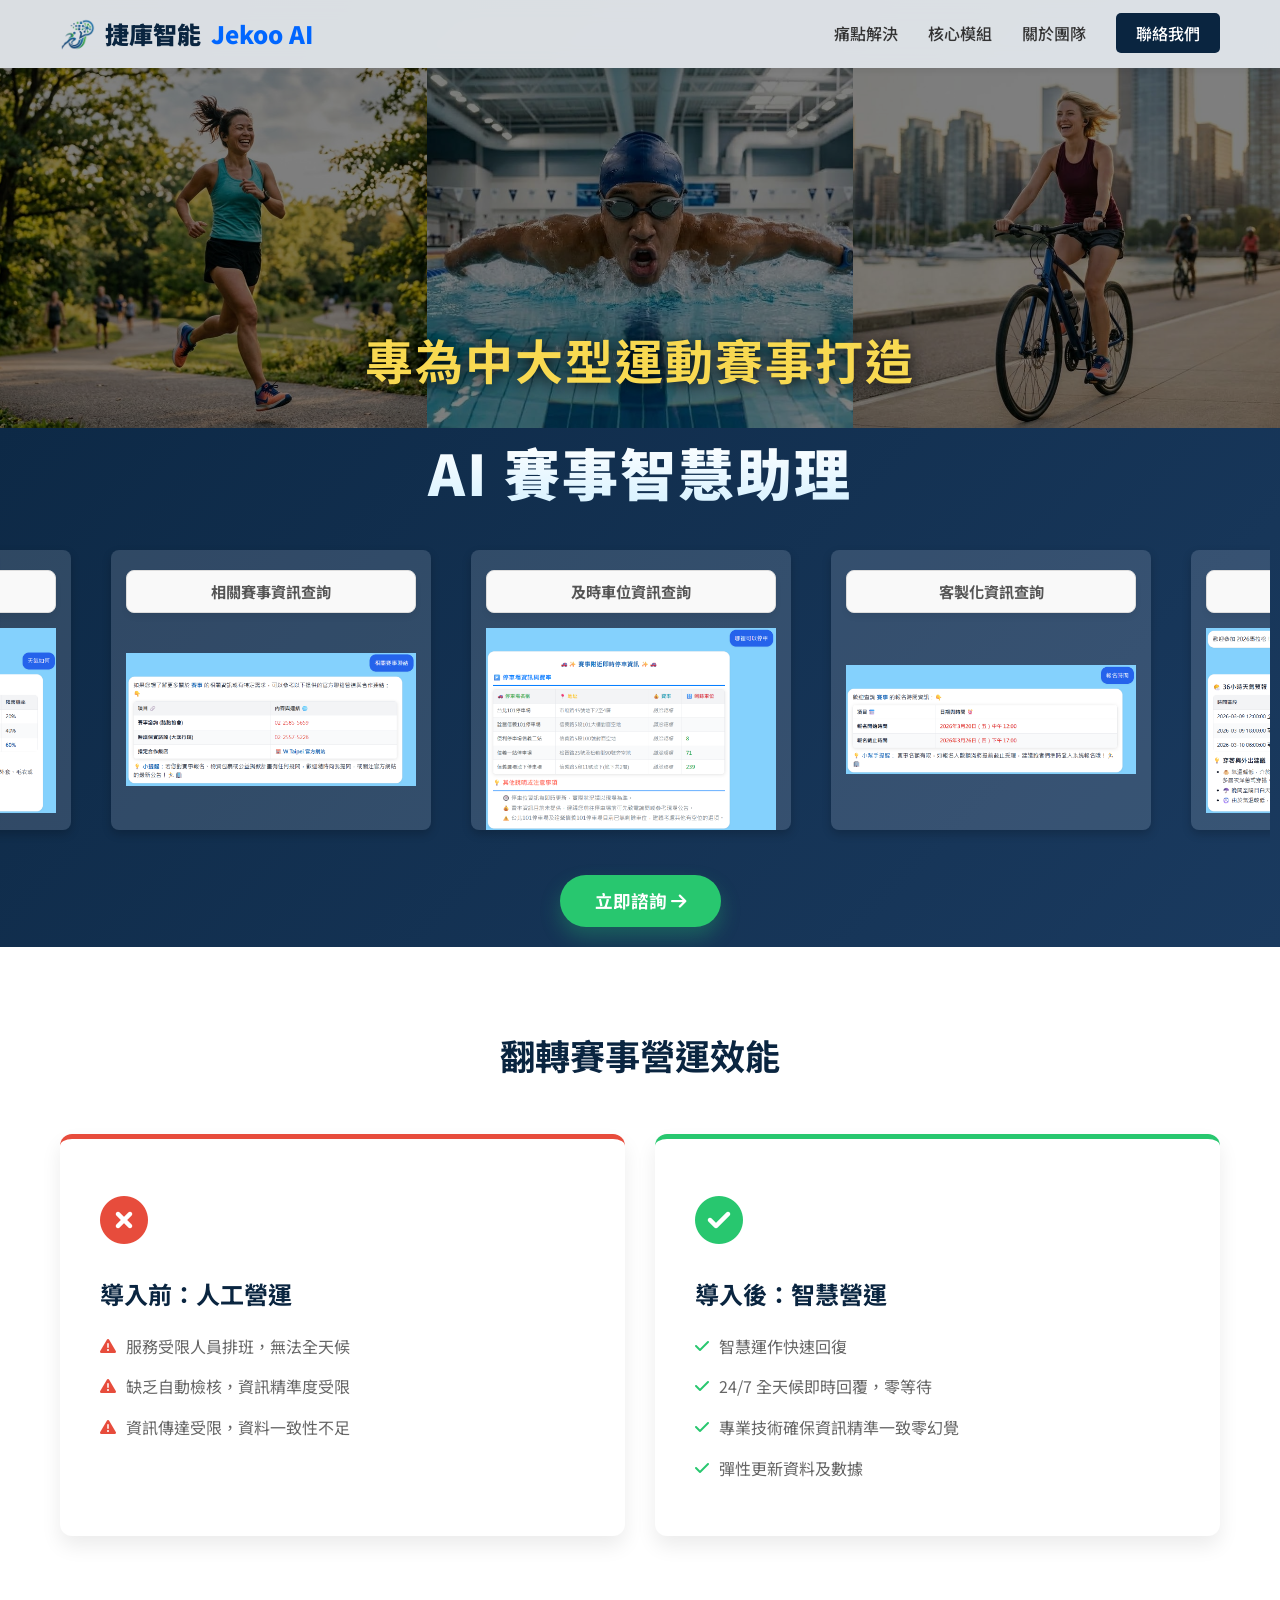
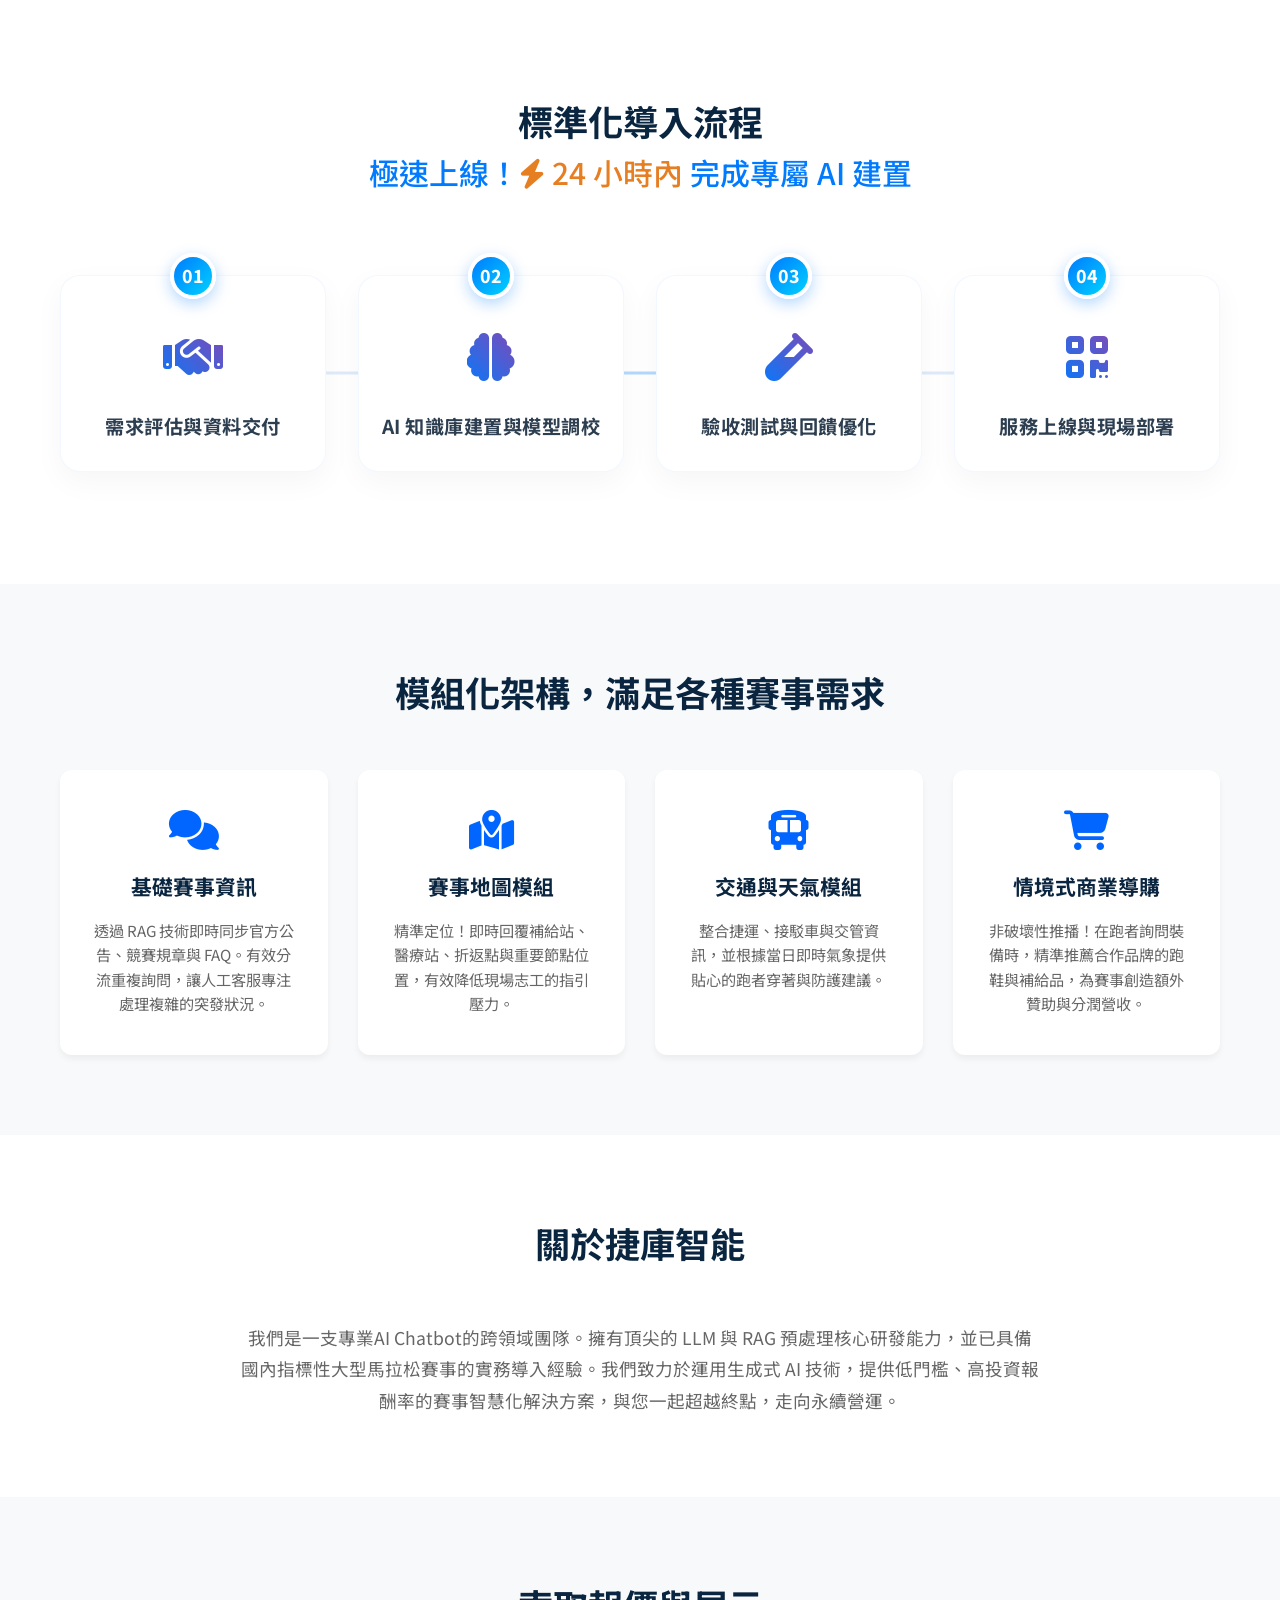
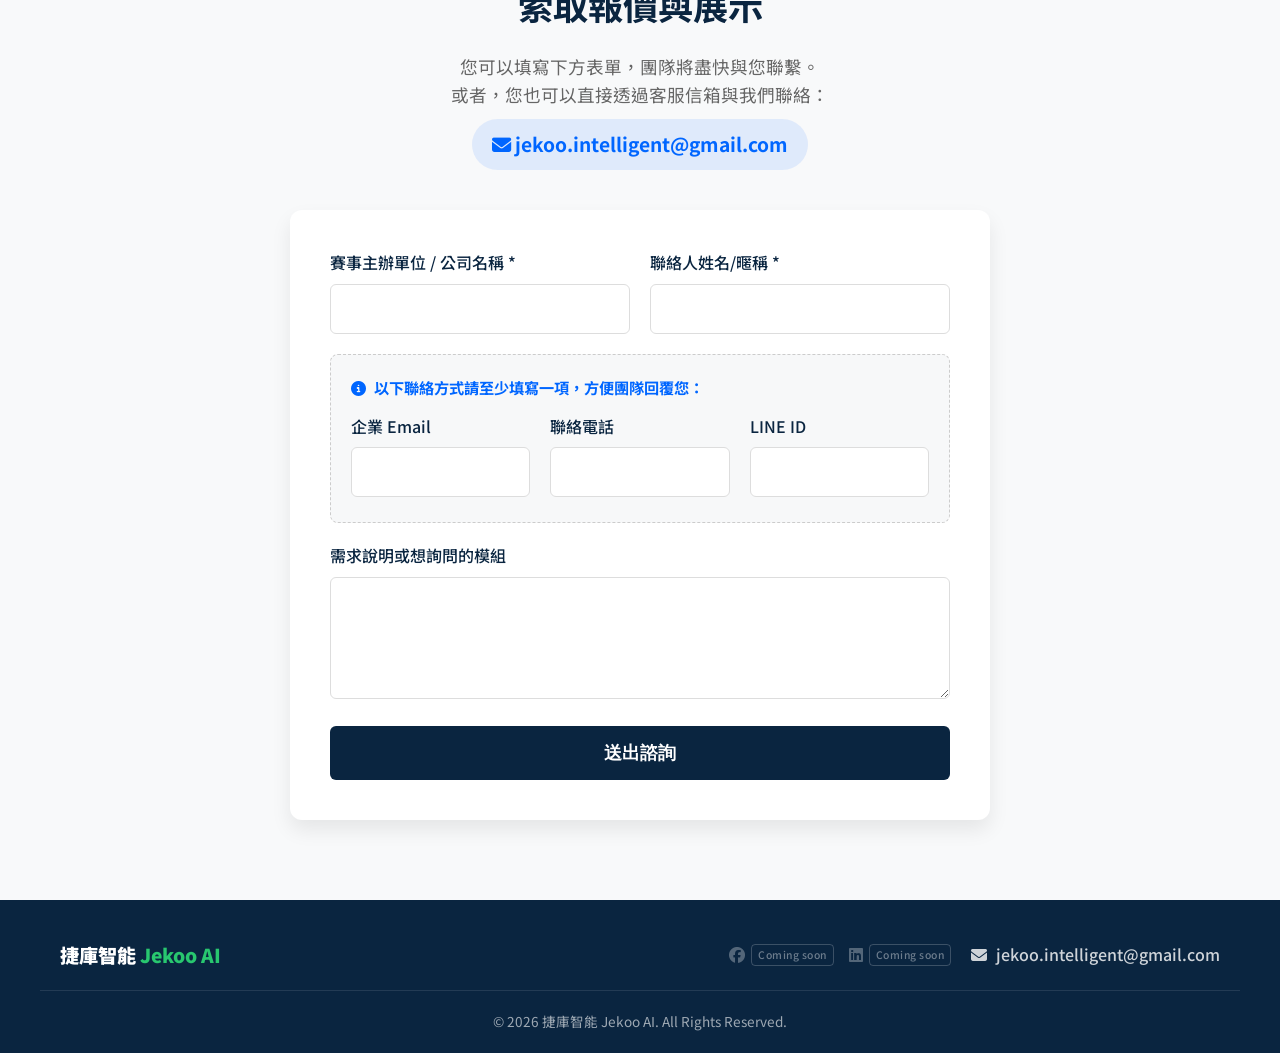
<file: index.html>
<!DOCTYPE html>
<html lang="zh-TW">
<head>
    <meta charset="UTF-8">
    <meta name="viewport" content="width=device-width, initial-scale=1.0">
    <title>捷庫智能 Jekoo AI | 運動賽事的 AI 智慧客服</title>
    
    <link href="https://fonts.googleapis.com/css2?family=Noto+Sans+TC:wght@400;500;700;900&display=swap" rel="stylesheet">
    <link rel="stylesheet" href="https://cdnjs.cloudflare.com/ajax/libs/font-awesome/6.4.0/css/all.min.css">
    
    <link rel="stylesheet" href="css/global.css">
    <link rel="stylesheet" href="css/hero.css">
    <link rel="stylesheet" href="css/components.css">
</head>
<body>

    <nav class="navbar">
        <div class="nav-container">
            <a href="#" class="logo">
                <img src="images/Jekoo_logo.png" class="logo-img" alt="Jekoo AI Logo">
                捷庫智能 <span>Jekoo AI</span>
            </a>
            <ul class="nav-links">
                <li><a href="#solutions">痛點解決</a></li>
                <li><a href="#features">核心模組</a></li>
                <li><a href="#about">關於團隊</a></li>
                <li><a href="#contact" class="nav-btn">聯絡我們</a></li>
            </ul>
            <div class="hamburger">
                <i class="fas fa-bars"></i>
            </div>
        </div>
    </nav>

    <section class="hero-composite" id="hero">
        <div class="hero-images-top">
            <img src="images/hero_run.png" alt="跑步運動員" class="hero-img">
            <img src="images/hero_swim.png" alt="游泳運動員" class="hero-img">
            <img src="images/hero_bike.png" alt="單車運動員" class="hero-img">
            
            <div class="hero-text-overlay">
                <p class="hero-subtitle">專為中大型運動賽事打造</p>
            </div>
        </div>

        <div class="hero-content">
            <div class="hero-text-main fade-in" style="margin-top: -10px; margin-bottom: 10px;">
                <h1 class="hero-title">
                <span class="visually-hidden">捷庫智能(Jekoo AI)AI Chatbot ：</span>AI 賽事智慧助理
                </h1>
            </div>
            
            <div class="hero-gallery fade-in">
                <div class="hero-item">
                    <div class="qa-caption-box">
                        <p class="qa-caption-text">即時氣象查詢</p>
                    </div>
                    <img src="images/QA_weather.png" alt="天氣截圖" class="full-img" />
                </div>
                <div class="hero-item">
                    <div class="qa-caption-box">
                        <p class="qa-caption-text">相關賽事資訊查詢</p>
                    </div>
                    <img src="images/QA_contact.png" alt="聯絡截圖" class="full-img" />
                </div>
                <div class="hero-item">
                    <div class="qa-caption-box">
                        <p class="qa-caption-text">及時車位資訊查詢</p>
                    </div>
                    <img src="images/QA_parking.png" alt="停車截圖" class="full-img" />
                </div>
                <div class="hero-item">
                    <div class="qa-caption-box">
                        <p class="qa-caption-text">客製化資訊查詢</p>
                    </div>
                    <img src="images/QA_time.png" alt="時間截圖" class="full-img" />
                </div>
            </div>

            <a href="#contact" class="cta-btn fade-in">
                立即諮詢 <i class="fas fa-arrow-right"></i>
            </a>
        </div>
    </section>

    <section class="solutions section-padding" id="solutions">
        <div class="container">
            <h2 class="section-title fade-in">翻轉賽事營運效能</h2>
            <div class="split-layout">
                <div class="solution-card before fade-in">
                    <div class="icon-wrapper"><i class="fas fa-times-circle"></i></div>
                    <h3>導入前：人工營運</h3>
                    <ul>
                        <li><i class="fas fa-exclamation-triangle"></i> 服務受限人員排班，無法全天候</li>
                        <li><i class="fas fa-exclamation-triangle"></i> 缺乏自動檢核，資訊精準度受限</li>
                        <li><i class="fas fa-exclamation-triangle"></i> 資訊傳達受限，資料一致性不足</li>
                    </ul>
                </div>
                <div class="solution-card after fade-in">
                    <div class="icon-wrapper"><i class="fas fa-check-circle"></i></div>
                    <h3>導入後：智慧營運</h3>
                    <ul>
                        <li><i class="fas fa-check"></i> 智慧運作快速回復</li>
                        <li><i class="fas fa-check"></i> 24/7 全天候即時回覆，零等待</li>
                        <li><i class="fas fa-check"></i> 專業技術確保資訊精準一致零幻覺</li>
                        <li><i class="fas fa-check"></i> 彈性更新資料及數據</li>
                    </ul>
                </div>
            </div>
        </div>
    </section>

    <section class="process section-padding" id="process">
        <div class="container">
            <h2 class="section-title fade-in" style="line-height: 1.4; margin-bottom: 3rem;"> 
                標準化導入流程<br>
                <span style="color: #007bff; font-size: 0.85em; font-weight: 500;">
                    極速上線！<span style="color: #e67e22;"><i class="fas fa-bolt"></i> 24 小時內</span> 完成專屬 AI 建置
                </span>
            </h2>
            
            <div class="process-grid-modern">
                <div class="process-card-modern fade-in">
                    <div class="step-badge-modern">01</div>
                    <div class="process-icon-modern"><i class="fas fa-handshake"></i></div>
                    <h3>需求評估與資料交付</h3>
                </div>

                <div class="process-card-modern fade-in">
                    <div class="step-badge-modern">02</div>
                    <div class="process-icon-modern"><i class="fas fa-brain"></i></div>
                    <h3>AI 知識庫建置與模型調校</h3>
                </div>

                <div class="process-card-modern fade-in">
                    <div class="step-badge-modern">03</div>
                    <div class="process-icon-modern"><i class="fas fa-vial"></i></div>
                    <h3>驗收測試與回饋優化</h3>
                </div>

                <div class="process-card-modern fade-in">
                    <div class="step-badge-modern">04</div>
                    <div class="process-icon-modern"><i class="fas fa-qrcode"></i></div>
                    <h3>服務上線與現場部署</h3>
                </div>
            </div>
        </div>
    </section>

    <section class="features section-padding bg-light" id="features">
        <div class="container">
            <h2 class="section-title fade-in">模組化架構，滿足各種賽事需求</h2>
            <div class="grid-layout">
                <div class="feature-card fade-in">
                    <i class="fas fa-comments icon-primary"></i>
                    <h3>基礎賽事資訊</h3>
                    <p>透過 RAG 技術即時同步官方公告、競賽規章與 FAQ。有效分流重複詢問，讓人工客服專注處理複雜的突發狀況。</p>
                </div>
                <div class="feature-card fade-in">
                    <i class="fas fa-map-marked-alt icon-primary"></i>
                    <h3>賽事地圖模組</h3>
                    <p>精準定位！即時回覆補給站、醫療站、折返點與重要節點位置，有效降低現場志工的指引壓力。</p>
                </div>
                <div class="feature-card fade-in">
                    <i class="fas fa-bus icon-primary"></i>
                    <h3>交通與天氣模組</h3>
                    <p>整合捷運、接駁車與交管資訊，並根據當日即時氣象提供貼心的跑者穿著與防護建議。</p>
                </div>
                <div class="feature-card fade-in">
                    <i class="fas fa-shopping-cart icon-primary"></i>
                    <h3>情境式商業導購</h3>
                    <p>非破壞性推播！在跑者詢問裝備時，精準推薦合作品牌的跑鞋與補給品，為賽事創造額外贊助與分潤營收。</p>
                </div>
            </div>
        </div>
    </section>

    <section class="about section-padding" id="about">
        <div class="container fade-in text-center">
            <h2 class="section-title">關於捷庫智能</h2>
            <p class="about-text">
                我們是一支專業AI Chatbot的跨領域團隊。擁有頂尖的 LLM 與 RAG 預處理核心研發能力，並已具備國內指標性大型馬拉松賽事的實務導入經驗。我們致力於運用生成式 AI 技術，提供低門檻、高投資報酬率的賽事智慧化解決方案，與您一起超越終點，走向永續營運。
            </p>
        </div>
    </section>

    <section class="contact section-padding bg-light" id="contact">
        <div class="container fade-in">
            <h2 class="section-title" style="margin-bottom: 20px;">索取報價與展示</h2>
            
            <div class="contact-info text-center">
                <p>您可以填寫下方表單，團隊將盡快與您聯繫。</p>
                <p>或者，您也可以直接透過客服信箱與我們聯絡：<br>
                    <a href="mailto:jekoo.intelligent@gmail.com" class="email-direct-link">
                        <i class="fas fa-envelope"></i> jekoo.intelligent@gmail.com
                    </a>
                </p>
            </div>

            <form id="contact-form" class="b2b-form">
                
                <div class="form-row">
                    <div class="form-group half">
                        <label for="orgName">賽事主辦單位 / 公司名稱 *</label>
                        <input type="text" id="orgName" name="orgName" required>
                    </div>
                    <div class="form-group half">
                        <label for="contactName">聯絡人姓名/暱稱 *</label>
                        <input type="text" id="contactName" name="contactName" required>
                    </div>
                </div>

                <div class="contact-method-section">
                    <p class="section-hint"><i class="fas fa-info-circle"></i> 以下聯絡方式請至少填寫一項，方便團隊回覆您：</p>
                    <div class="form-row">
                        <div class="form-group third">
                            <label for="email">企業 Email</label>
                            <input type="email" id="email" name="email">
                        </div>
                        <div class="form-group third">
                            <label for="phone">聯絡電話</label>
                            <input type="tel" id="phone" name="phone">
                        </div>
                        <div class="form-group third">
                            <label for="lineId">LINE ID</label>
                            <input type="text" id="lineId" name="lineId">
                        </div>
                    </div>
                </div>

                <div class="form-group">
                    <label for="message">需求說明或想詢問的模組</label>
                    <textarea id="message" name="message" rows="4"></textarea>
                </div>
                
                <button type="submit" class="submit-btn" id="submit-btn">送出諮詢</button>
            </form>
        </div>
    </section>

    <footer>
        <div class="container footer-content">
            <div class="footer-logo">捷庫智能 <span>Jekoo AI</span></div>
            <div class="social-links">
                
                <span class="disabled-social" title="尚未開放">
                    <i class="fab fa-facebook"></i>
                    <span class="coming-soon-badge">Coming soon</span>
                </span>
                
                <span class="disabled-social" title="尚未開放">
                    <i class="fab fa-linkedin"></i>
                    <span class="coming-soon-badge">Coming soon</span>
                </span>
                
                <a href="mailto:jekoo.intelligent@gmail.com" class="footer-email">
                    <i class="fas fa-envelope"></i> jekoo.intelligent@gmail.com
                </a>
            </div>
        </div>
        <div class="copyright">
            <p>&copy; 2026 捷庫智能 Jekoo AI. All Rights Reserved.</p>
        </div>
    </footer>

    <div id="back-to-top" class="back-to-top">
        <i class="fas fa-chevron-up"></i>
    </div>

    <script src="script.js"></script>
</body>
</html>
</file>
<file: css/global.css>
/* =========================================
   全域變數與基礎設定
   ========================================= */
:root {
    --primary-blue: #0A2540;
    --accent-blue: #0066FF;
    --primary-green: #28C76F;
    --text-dark: #333333;
    --text-gray: #666666;
    --bg-light: #F8F9FA;
    --white: #FFFFFF;
    --shadow-sm: 0 4px 6px rgba(0,0,0,0.05);
    --shadow-md: 0 10px 20px rgba(0,0,0,0.08);
    --transition: all 0.3s ease;
}

* { margin: 0; padding: 0; box-sizing: border-box; }
body { font-family: 'Noto Sans TC', sans-serif; color: var(--text-dark); line-height: 1.6; overflow-x: hidden; }
a { text-decoration: none; color: inherit; }
ul { list-style: none; }

/* 共用排版工具 */
.container { max-width: 1200px; margin: 0 auto; padding: 0 20px; }
.section-padding { padding: 80px 0; }
.bg-light { background-color: var(--bg-light); }
.text-center { text-align: center; }
.section-title { text-align: center; font-size: 2.2rem; color: var(--primary-blue); margin-bottom: 50px; font-weight: 700; }

/* 自訂極簡捲軸 */
::-webkit-scrollbar { width: 6px; }
::-webkit-scrollbar-track { background: transparent; }
::-webkit-scrollbar-thumb { background: rgba(10, 37, 64, 0.3); border-radius: 10px; }
::-webkit-scrollbar-thumb:hover { background: rgba(10, 37, 64, 0.6); }

/* 動畫基礎 Classes */
.fade-in { opacity: 0; transform: translateY(30px); transition: opacity 0.8s ease-out, transform 0.8s ease-out; }
.fade-in.visible { opacity: 1; transform: translateY(0); }

/* =========================================
   導覽列 (Navbar)
   ========================================= */
.navbar { position: fixed; top: 0; width: 100%; z-index: 1000; background: rgba(255, 255, 255, 0.85); backdrop-filter: blur(10px); -webkit-backdrop-filter: blur(10px); box-shadow: var(--shadow-sm); transition: var(--transition); }
.nav-container { max-width: 1200px; margin: 0 auto; padding: 15px 20px; display: flex; justify-content: space-between; align-items: center; }
.logo { display: flex; align-items: center; gap: 10px; font-size: 1.5rem; font-weight: 900; color: var(--primary-blue); }
.logo-img { height: 35px; width: auto; }
.logo span { color: var(--accent-blue); }
.nav-links { display: flex; align-items: center; gap: 30px; }
.nav-links a { font-weight: 500; color: var(--text-dark); transition: var(--transition); }
.nav-links a:hover { color: var(--accent-blue); }
.nav-btn { background: var(--primary-blue); color: var(--white) !important; padding: 8px 20px; border-radius: 5px; font-weight: 700; }
.nav-btn:hover { background: var(--accent-blue); transform: translateY(-2px); }
.hamburger { display: none; font-size: 1.5rem; cursor: pointer; color: var(--primary-blue); }

@media (max-width: 768px) {
    .nav-links { display: none; flex-direction: column; position: absolute; top: 68px; left: 0; width: 100%; background: rgba(255, 255, 255, 0.95); backdrop-filter: blur(10px); padding: 20px 0; box-shadow: 0 10px 15px rgba(0,0,0,0.1); gap: 20px; text-align: center; }
    .nav-links.active { display: flex; }
    .nav-btn { width: 80%; margin: 0 auto; }
    .hamburger { display: block; }
}

/* =========================================
   頁尾 (Footer) 與 其他全域組件
   ========================================= */
footer { background: var(--primary-blue); color: var(--white); padding: 40px 0 20px; }
.footer-content { display: flex; justify-content: space-between; align-items: center; border-bottom: 1px solid rgba(255,255,255,0.1); padding-bottom: 20px; margin-bottom: 20px; }
.footer-logo { font-size: 1.2rem; font-weight: 900; }
.footer-logo span { color: var(--primary-green); }
.social-links { display: flex; align-items: center; }
.social-links a { color: var(--white); font-size: 1.2rem; margin-left: 15px; opacity: 0.8; transition: var(--transition); }
.social-links a:hover { opacity: 1; color: var(--primary-green); }
.disabled-social { display: inline-flex; align-items: center; color: rgba(255, 255, 255, 0.3); margin-left: 15px; cursor: not-allowed; user-select: none; }
.coming-soon-badge { font-size: 0.65rem; font-weight: 500; color: rgba(255, 255, 255, 0.4); border: 1px solid rgba(255, 255, 255, 0.2); padding: 2px 6px; border-radius: 4px; margin-left: 6px; letter-spacing: 0.5px; }
.copyright { text-align: center; font-size: 0.85rem; opacity: 0.6; }
.footer-email { font-size: 1rem !important; font-weight: 500; margin-left: 20px !important; }
.footer-email i { margin-right: 5px; }

/* 回到頂部按鈕 */
.back-to-top { position: fixed; bottom: 30px; right: 30px; width: 50px; height: 50px; background: var(--accent-blue); color: var(--white); border-radius: 50%; display: flex; justify-content: center; align-items: center; cursor: pointer; box-shadow: var(--shadow-md); opacity: 0; visibility: hidden; transform: translateY(20px); transition: all 0.3s ease; z-index: 1000; }
.back-to-top.show { opacity: 1; visibility: visible; transform: translateY(0); }
.back-to-top:hover { background: var(--primary-blue); transform: translateY(-5px); }
@media (max-width: 768px) { .back-to-top { bottom: 20px; right: 20px; width: 40px; height: 40px; } }
</file>
<file: css/hero.css>
/* =========================================
   複合式 Hero 介面
   ========================================= */
.hero-composite { min-height: 100vh; display: flex; flex-direction: column; background: linear-gradient(135deg, #0A2540 0%, #1A3A5F 100%); color: var(--white); position: relative; overflow: hidden; padding-top: 68px; }
.hero-images-top {
    display: flex;
    justify-content: center;
    align-items: center;
    width: 100%;
    /* 👇 原本是 350px，現在改成以視窗寬度為基準的 responsive 高度 */
    height: 35vw;
    max-height: 40vh;   /* 💡 核心新增：最大高度「絕對不超過」螢幕高度的 45% */ 
    position: relative;
    overflow: hidden;
    background-color: var(--primary-blue);
}
.hero-img { flex: 1; max-width: 33.333%; height: 100%; object-fit: cover; object-position: center; z-index: 0; }
.hero-images-top::after { content: ''; position: absolute; top: 0; left: 0; width: 100%; height: 100%; background-color: rgba(0, 0, 0, 0.5); z-index: 1; }

.hero-subtitle { color: #F8D951; font-size: 3rem; font-weight: 700; letter-spacing: 2px; margin: 0; text-align: center; text-shadow: 0 2px 15px rgba(0, 0, 0, 0.9); }
.hero-text-overlay { position: absolute; top: 0; left: 0; width: 100%; height: 100%; display: flex; justify-content: center; align-items: flex-end; padding-bottom: 30px; z-index: 10; pointer-events: none; padding-left: 20px; padding-right: 20px; }
.hero-content {
    flex: 1;
    display: flex;
    flex-direction: column;
    align-items: center;
    justify-content: center; /* 讓整體內容垂直居中，不隨意散開 */
    text-align: center;
    padding: 20px 0;
    gap: 15px; /* 💡 核心關鍵：將圖片區和下方資訊區的間距「鎖死」在 30px */
}

.hero-text-main {
    position: relative;
    padding: 0 20px;
    width: 100%;
    margin-top: 0;    /* 💡 歸零：交給外層的 gap 控制 */
    margin-bottom: 0; /* 💡 歸零：避免下方出現不必要的過大留白 */
}
.hero-title { font-size: 3.5rem; line-height: 1.2; font-weight: 900; margin: 0 auto; background: linear-gradient(180deg, #FFFFFF 0%, #D8F2FF 100%); -webkit-background-clip: text; -webkit-text-fill-color: transparent; letter-spacing: 2px; }

.cta-btn { background: var(--primary-green); color: var(--white) !important; padding: 12px 35px; font-size: 1.1rem; font-weight: 700; border-radius: 30px; box-shadow: 0 10px 20px rgba(40, 199, 111, 0.3); transition: var(--transition); display: inline-block; z-index: 3; max-width: 90%; text-align: center; }
.cta-btn:hover { background: #21a55c; transform: translateY(-3px); box-shadow: 0 12px 25px rgba(40, 199, 111, 0.5); }

/* --- Hero 畫廊與卡片 --- */
.hero-gallery {
    display: flex;
    flex-wrap: wrap;
    /* 💡 關鍵 1：改成 center，讓卡片往畫面正中間集中 */
    justify-content: center; 
    /* 💡 關鍵 2：設定卡片之間的固定間隔 (可依喜好調整 30px ~ 50px) */
    gap: 40px;               
    padding: 20px 20px 0;
    margin-bottom: 0;
    width: 100%;
}
.hero-item {
    background: rgba(232, 240, 255, 0.15);
    border-radius: 8px;
    box-shadow: 0 4px 10px rgba(0, 0, 0, 0.2);
    display: flex;
    flex-direction: column;
    justify-content: flex-start;
    align-items: center;
    flex: 0 1 auto; 
    
    height: 32vh;
    max-height: 340px;
    
    /* 💡 關鍵 3：因為你的圖片看起來是橫排的，建議改成 4/3 或 1/1 (正方形) 會更好看 */
    aspect-ratio: 4 / 3; 
    
    padding: 20px 15px;
    overflow: hidden;
    transition: transform 0.3s ease;
}
.hero-item:hover { transform: translateY(-8px); }

.full-img {
    width: 100%;
    height: 100%; /* 💡 高度改為 100%，讓它自動去填滿卡片剩下的空間 */
    object-fit: contain; /* 確保圖片維持原比例，不會被壓扁 */
    display: block;
    transition: transform 0.4s ease;
}
.hero-item:hover .full-img { transform: scale(1.05); }

.qa-caption-box { background-color: #f9f9f9; border: 1px solid #ddd; border-radius: 8px; padding: 10px 15px; margin-bottom: 15px; width: 100%; box-shadow: 0 4px 6px rgba(0,0,0,0.05); text-align: center; }
.qa-caption-text { font-family: 'Noto Sans TC', sans-serif; font-size: 0.95rem; color: #555; margin: 0; line-height: 1.4; font-weight: 700; }

/* RWD - Hero */
@media (max-width: 2000px) {
    .hero-gallery { flex-wrap: nowrap !important; justify-content: flex-start !important; overflow-x: auto !important; overflow-y: hidden; width: 100vw !important; max-width: 100vw !important; margin-left: -20px; padding-left: 20px !important; padding-right: 40px !important; padding-bottom: 30px !important; -webkit-overflow-scrolling: touch; scrollbar-width: none; -ms-overflow-style: none; }
    .hero-gallery::-webkit-scrollbar { display: none; }
    .hero-item { flex: 0 0 80% !important; max-width: 320px !important; height: 280px; }
}
@media (max-width: 768px) {
    .hero-images-top {
        height: 35vh; /* 手機版使用視窗高度的 35% */
    }
    .hero-content h1 { font-size: 2.2rem; }
    .hero-text-main { margin-top: 15px; margin-bottom: 20px; }
    .hero-title { font-size: 2.2rem; }
    .hero-subtitle { font-size: 1.8rem; white-space: normal; line-height: 1.4; }
    .hero-text-overlay { padding-bottom: 30px; }
    .hero-item {
        flex: 0 0 85%; 
        max-width: 320px;  /* 手機版橫向滑動時，允許卡片稍微寬一點點 */
        height: auto;      /* 💡 拔除原本寫死的 280px，讓它根據內容自然延展 */
        min-height: 250px; /* 給個基本高度，讓滑動時高度看起來一致 */
    }
    .cta-btn { padding: 10px 25px; font-size: 1rem; width: 80%; max-width: 320px; margin: 0 auto; display: block; }
}
/* 將文字徹底隱藏，不佔空間，但可供爬蟲與螢幕閱讀器讀取 */
.visually-hidden {
  position: absolute;
  width: 1px;
  height: 1px;
  padding: 0;
  margin: -1px;
  overflow: hidden;
  clip: rect(0, 0, 0, 0);
  white-space: nowrap; /* added line */
  border: 0;
}
</file>
<file: css/components.css>
/* =========================================
   解決方案 (Split Layout) & 特色介紹 (Grid)
   ========================================= */
.split-layout { display: flex; gap: 30px; }
.solution-card { flex: 1; background: var(--white); padding: 40px; border-radius: 12px; box-shadow: var(--shadow-md); position: relative; overflow: hidden; }
.solution-card.before { border-top: 5px solid #E74C3C; }
.solution-card.after { border-top: 5px solid var(--primary-green); }
.icon-wrapper { font-size: 3rem; margin-bottom: 20px; }
.before .icon-wrapper { color: #E74C3C; }
.after .icon-wrapper { color: var(--primary-green); }
.solution-card h3 { font-size: 1.5rem; margin-bottom: 20px; color: var(--primary-blue); }
.solution-card ul li { margin-bottom: 15px; display: flex; align-items: flex-start; gap: 10px; color: var(--text-gray); }
.before ul li i { color: #E74C3C; margin-top: 4px; }
.after ul li i { color: var(--primary-green); margin-top: 4px; }

.grid-layout { display: grid; grid-template-columns: repeat(auto-fit, minmax(250px, 1fr)); gap: 30px; }
.feature-card { background: var(--white); padding: 40px 30px; border-radius: 12px; box-shadow: var(--shadow-sm); transition: var(--transition); text-align: center; }
.feature-card:hover { transform: translateY(-10px); box-shadow: var(--shadow-md); }
.icon-primary { font-size: 2.5rem; color: var(--accent-blue); margin-bottom: 20px; }
.feature-card h3 { font-size: 1.3rem; margin-bottom: 15px; color: var(--primary-blue); }
.feature-card p { color: var(--text-gray); font-size: 0.95rem; }

.about-text { max-width: 800px; margin: 0 auto; font-size: 1.1rem; color: var(--text-gray); line-height: 1.8; }

/* =========================================
   標準化導入流程 (4步驟版)
   ========================================= */
.process-grid-modern { display: grid; grid-template-columns: repeat(4, 1fr); gap: 2rem; padding: 2rem 0; position: relative; }
@media (min-width: 992px) {
    .process-grid-modern::before { content: ''; position: absolute; top: 50%; left: 10%; right: 10%; height: 3px; background: linear-gradient(90deg, #e0e0e0 0%, #007bff 50%, #e0e0e0 100%); z-index: 0; opacity: 0.3; transform: translateY(-50%); }
}
.process-card-modern { background: #ffffff; border-radius: 20px; padding: 40px 20px 30px; text-align: center; box-shadow: 0 10px 30px rgba(0, 0, 0, 0.04); position: relative; z-index: 1; transition: all 0.4s cubic-bezier(0.175, 0.885, 0.32, 1.275); border: 1px solid rgba(0, 123, 255, 0.05); display: flex; flex-direction: column; align-items: center; justify-content: center; min-height: 180px; }
.process-card-modern:hover { transform: translateY(-10px); box-shadow: 0 15px 40px rgba(0, 123, 255, 0.15); border-color: rgba(0, 123, 255, 0.2); }
.step-badge-modern { width: 46px; height: 46px; background: linear-gradient(135deg, #007bff, #00d2ff); color: #ffffff; border-radius: 50%; display: flex; align-items: center; justify-content: center; font-weight: 800; font-size: 1.1rem; position: absolute; top: -23px; left: 50%; transform: translateX(-50%); border: 4px solid #ffffff; box-shadow: 0 5px 15px rgba(0, 123, 255, 0.3); }
.process-icon-modern { font-size: 3rem; margin-bottom: 1.2rem; background: -webkit-linear-gradient(45deg, #007bff, #8e44ad); -webkit-background-clip: text; -webkit-text-fill-color: transparent; transition: transform 0.3s ease; }
.process-card-modern:hover .process-icon-modern { transform: scale(1.1); }
.process-card-modern h3 { font-size: 1.2rem; color: #2c3e50; margin: 0; font-weight: 700; line-height: 1.5; letter-spacing: 0.5px; }

/* 舊版流程兼容 (若有需要保留) */
.process-grid { display: grid; grid-template-columns: repeat(2, 1fr); gap: 2rem; }

/* =========================================
   聯絡表單與資訊
   ========================================= */
.b2b-form { max-width: 700px; margin: 0 auto; background: var(--white); padding: 40px; border-radius: 12px; box-shadow: var(--shadow-md); }
.form-row { display: flex; gap: 20px; }
.form-group { margin-bottom: 20px; width: 100%; }
.form-group.half { width: 50%; }
.form-group.third { width: 33.33%; }
label { display: block; margin-bottom: 8px; font-weight: 500; color: var(--primary-blue); }
input, select, textarea { width: 100%; padding: 12px 15px; border: 1px solid #ddd; border-radius: 6px; font-family: inherit; font-size: 1rem; transition: var(--transition); }
input:focus, select:focus, textarea:focus { outline: none; border-color: var(--accent-blue); box-shadow: 0 0 0 3px rgba(0, 102, 255, 0.1); }
.submit-btn { width: 100%; background: var(--primary-blue); color: var(--white); border: none; padding: 15px; font-size: 1.1rem; font-weight: 700; border-radius: 6px; cursor: pointer; transition: var(--transition); }
.submit-btn:hover { background: var(--accent-blue); }

.contact-info { margin-bottom: 40px; color: var(--text-gray); font-size: 1.1rem; }
.email-direct-link { display: inline-block; margin-top: 10px; font-size: 1.2rem; font-weight: 700; color: var(--accent-blue); background: rgba(0, 102, 255, 0.1); padding: 10px 20px; border-radius: 30px; transition: var(--transition); }
.email-direct-link:hover { background: var(--accent-blue); color: var(--white); transform: translateY(-2px); box-shadow: 0 5px 15px rgba(0, 102, 255, 0.2); }
.contact-method-section { background: rgba(10, 37, 64, 0.03); padding: 20px 20px 5px; border-radius: 8px; margin-bottom: 20px; border: 1px dashed #ccc; }
.section-hint { font-size: 0.95rem; color: var(--accent-blue); margin-bottom: 15px; font-weight: 700; }
.section-hint i { margin-right: 5px; }

/* RWD - 內容與表單 */
@media (max-width: 991px) {
    .process-grid-modern { grid-template-columns: repeat(2, 1fr); gap: 3rem 2rem; padding-top: 3rem; }
}
@media (max-width: 768px) {
    .split-layout { flex-direction: column; }
    .form-row { flex-direction: column; gap: 0; }
    .form-group.half, .form-group.third { width: 100%; }
    .contact-method-section { padding: 15px 15px 0; }
    .process-grid { grid-template-columns: 1fr; gap: 20px; }
    .process-card { padding: 25px 20px; }
}
@media (max-width: 576px) {
    .process-grid-modern { grid-template-columns: 1fr; gap: 3.5rem; }
    .process-card-modern { min-height: auto; padding: 35px 20px 25px; }
}
</file>
